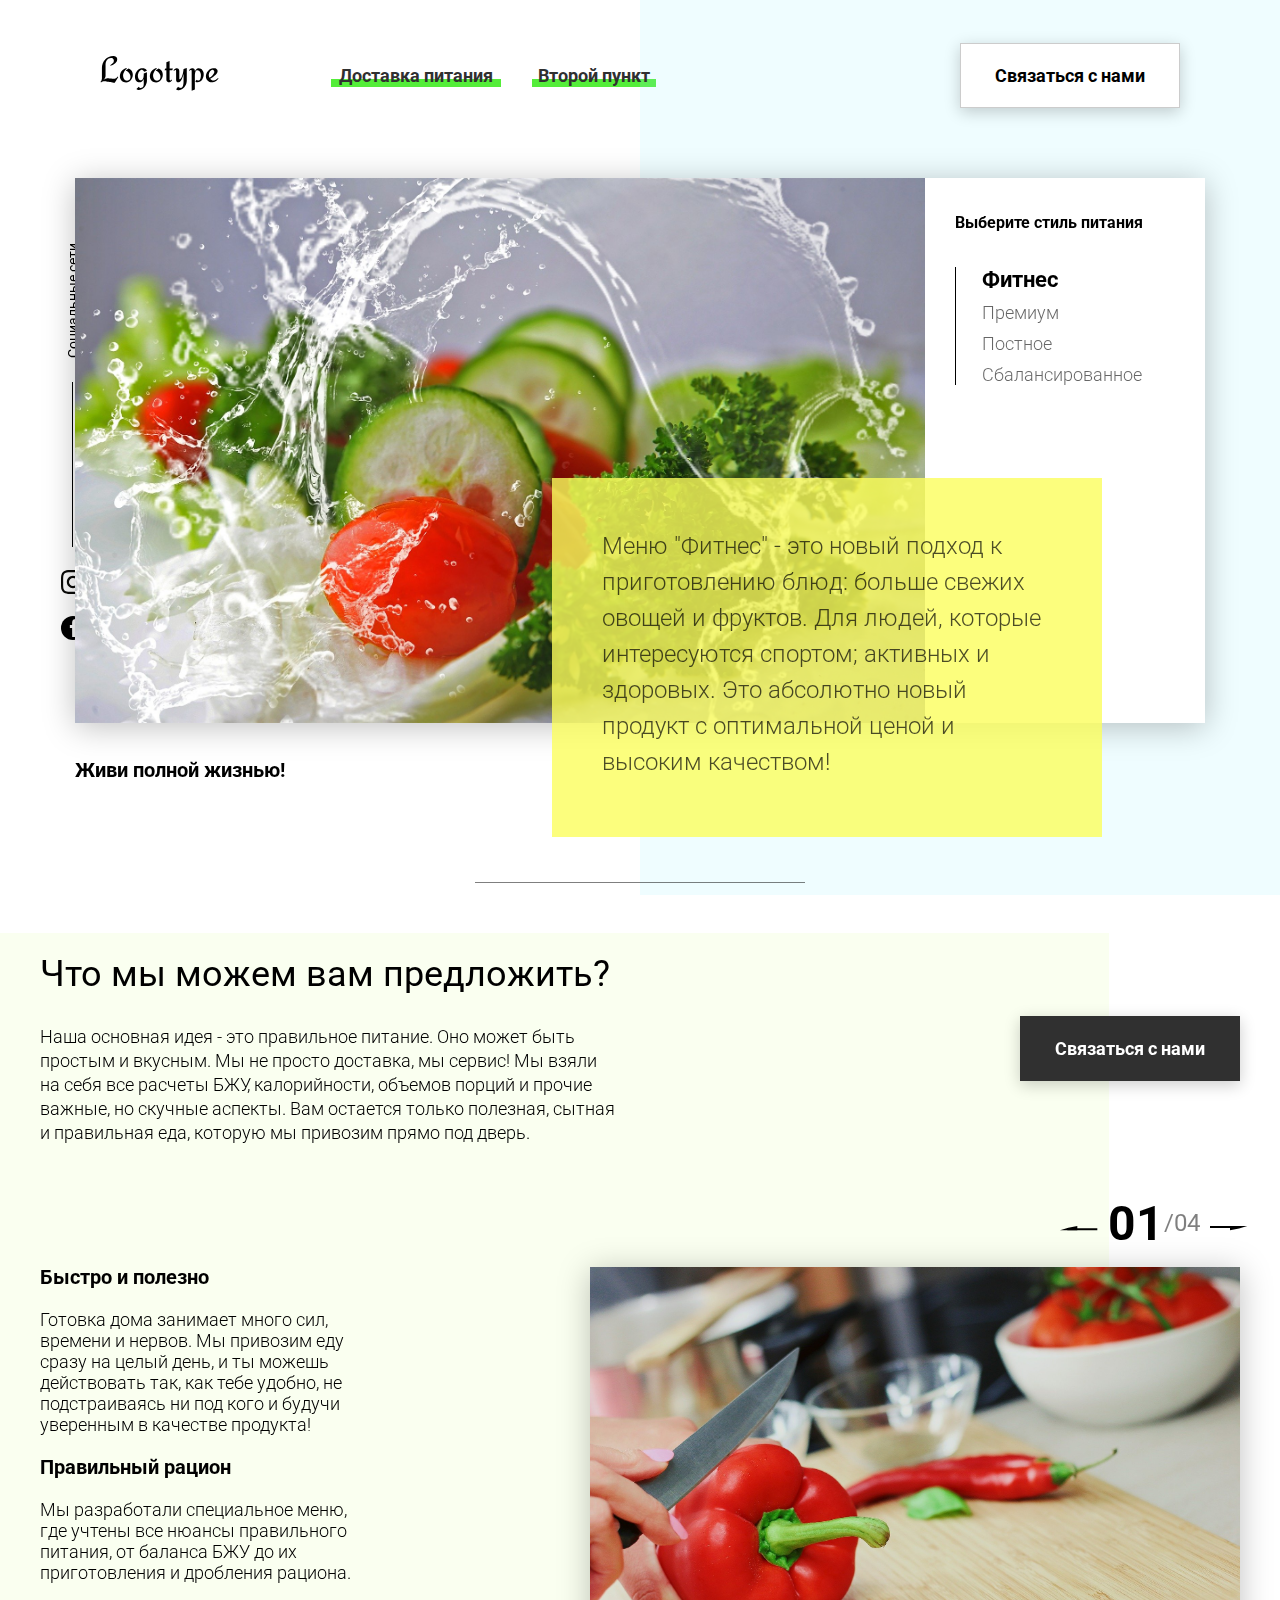
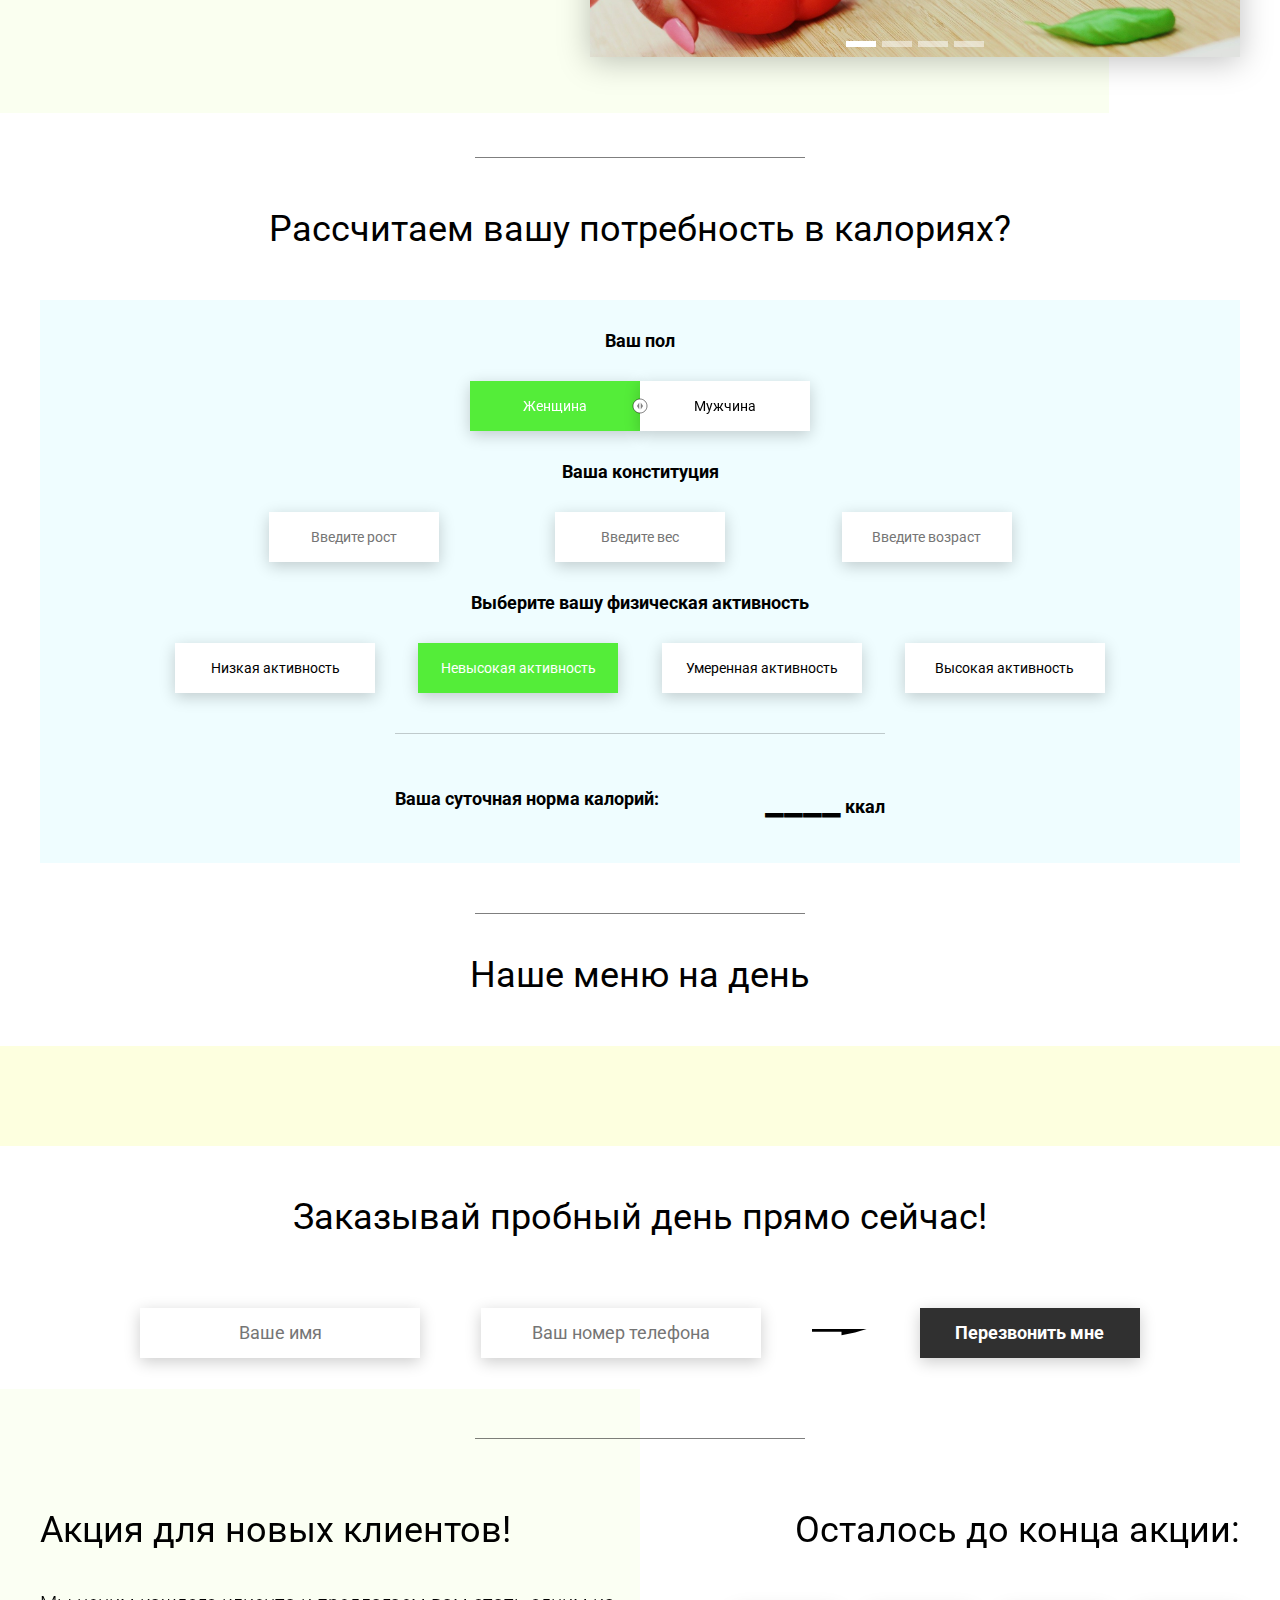
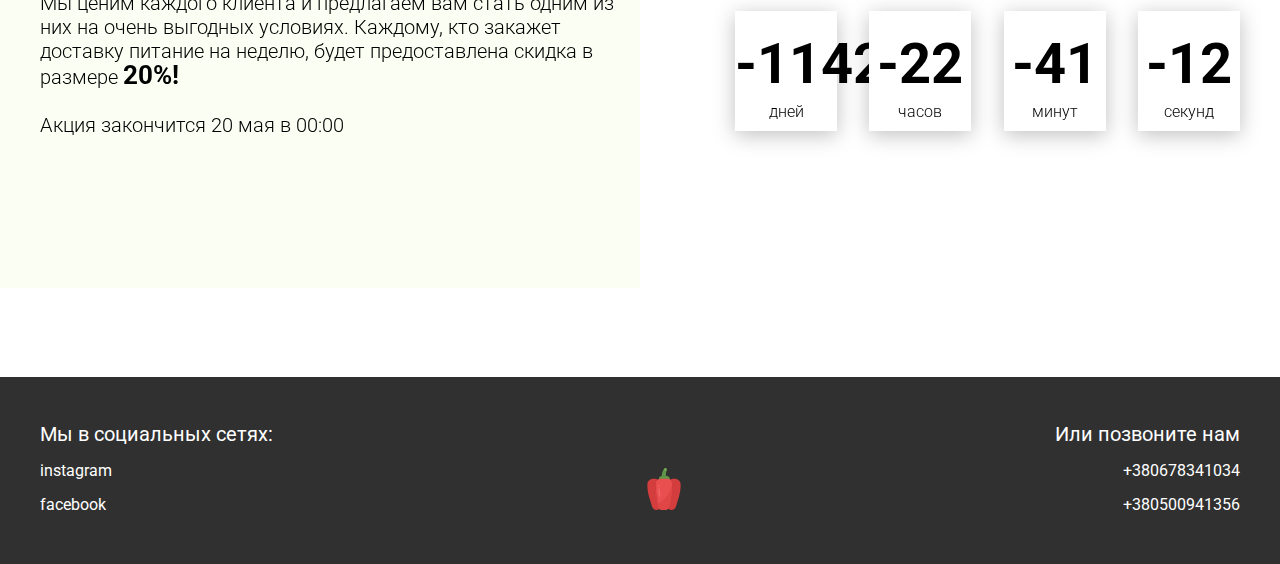
<file: Food/index.html>
<!DOCTYPE html>
<html lang="en">
<head>
    <meta charset="UTF-8">
    <meta name="viewport" content="width=device-width, initial-scale=1.0">
    <title>Food</title>
    <link rel="stylesheet" href="css/style.css">
</head>
<body>
    <header class="header">
        <div class="header__left-block">
            <div class="header__logo">
                <img src="icons/logo.svg" alt="Логотип">
            </div>
            <nav class="header__links">
                <a href="#" class="header__link">Доставка питания</a>
                <a href="#" class="header__link">Второй пункт</a>
            </nav>
        </div>
        <div class="header__right-block">
            <button class="btn btn_white" data-modal>Связаться с нами</button>
        </div>
    </header>
    <div class="sidepanel">
        <div class="sidepanel__text"><span>Социальные сети</span></div>
        <div class="sidepanel__divider"></div>
        <a href="#" class="sidepanel__icon">
            <img src="icons/instagram.svg" alt="instagram">
        </a>
        <a href="#" class="sidepanel__icon">
            <img src="icons/facebook.svg" alt="facebook">
        </a>
    </div>

    <div class="preview">
        <div class="bgc_blue"></div>
        <div class="container">
            <div class="tabcontainer">
                <div class="tabcontent">
                    <img src="img/tabs/vegy.jpg" alt="vegy">
                    <div class="tabcontent__descr">
                        Меню "Фитнес" - это новый подход к приготовлению блюд: больше свежих овощей и фруктов. Для людей, которые интересуются спортом; активных и здоровых. Это абсолютно новый продукт с оптимальной ценой и высоким качеством!
                    </div>
                </div>
                <div class="tabcontent">
                    <img src="img/tabs/elite.jpg" alt="elite">
                    <div class="tabcontent__descr">
                        Меню “Премиум” - мы используем не только красивый дизайн упаковки, но и качественное исполнение блюд. Красная рыба, морепродукты, фрукты - ресторанное меню без похода в ресторан!                                     
                    </div>
                </div>
                <div class="tabcontent">
                    <img src="img/tabs/post.jpg" alt="post">
                    <div class="tabcontent__descr">
                        Наше специальное “Постное меню” - это тщательный подбор ингредиентов: полное отсутствие продуктов животного происхождения. Полная гармония с собой и природой в каждом элементе! Все будет Ом!                                     
                    </div>
                </div>
                <div class="tabcontent">
                    <img src="img/tabs/vegy.jpg" alt="vegy">
                    <div class="tabcontent__descr">
                        Меню "Сбалансированное" - это соответствие вашего рациона всем научным рекомендациям. Мы тщательно просчитываем вашу потребность в к/б/ж/у и создаем лучшие блюда для вас.
                    </div>
                </div>
                <div class="tabheader">
                    <h3>Выберите стиль питания</h3>
                    <div class="tabheader__items">
                        <div class="tabheader__item tabheader__item_active">Фитнес</div>
                        <div class="tabheader__item">Премиум</div>
                        <div class="tabheader__item">Постное</div>
                        <div class="tabheader__item">Сбалансированное</div>
                    </div>
                </div>
            </div>
            <div class="preview__life">Живи полной жизнью!</div>
        </div>
    </div>

    <div class="divider"></div>

    <div class="offer">
        <div class="bgc_y"></div>
        <div class="container">
            <div class="offer__text">
                <h2 class="title">Что мы можем вам предложить?</h2>
                <div class="offer__descr">
                    Наша основная идея - это правильное питание. Оно может быть простым и вкусным. Мы не просто доставка, мы сервис! Мы взяли на себя все расчеты БЖУ, калорийности, объемов порций и прочие важные, но скучные аспекты. Вам остается только полезная, сытная и правильная еда, которую мы привозим прямо под дверь.
                </div>
            </div>
            <div class="offer__action">
                <button class="btn btn_dark" data-modal>Связаться с нами</button>
            </div>
        </div>
        <div class="container">
            <div class="offer__advantages">
                <h2>Быстро и полезно</h2>
                <div class="offer__advantages-text">
                    Готовка дома занимает много сил, времени и нервов. Мы привозим еду сразу на целый день, и ты можешь действовать так, как тебе удобно, не подстраиваясь ни под кого и будучи уверенным в качестве продукта!
                </div>
                <h2>Правильный рацион</h2>
                <div class="offer__advantages-text">
                    Мы разработали специальное меню, где учтены все нюансы правильного питания, от баланса БЖУ до их приготовления и дробления рациона.
                </div>
            </div>
            <div class="offer__slider">
                <div class="offer__slider-counter">
                    <div class="offer__slider-prev">
                        <img src="icons/left.svg" alt="prev">
                    </div>
                    <span id="current">03</span>
                    /
                    <span id="total">04</span>
                    <div class="offer__slider-next">
                        <img src="icons/right.svg" alt="next">
                    </div>
                </div>
                <div class="offer__slider-wrapper">
                    <div class="offer__slider-inner">
                        <div class="offer__slide">
                            <img src="img/slider/pepper.jpg" alt="pepper">
                        </div>
                        <div class="offer__slide">
                            <img src="img/slider/food-12.jpg" alt="food">
                        </div>
                        <div class="offer__slide">
                            <img src="img/slider/olive-oil.jpg" alt="oil">
                        </div>
                        <div class="offer__slide">
                            <img src="img/slider/paprika.jpg" alt="paprika">
                        </div>
                    </div>
                </div>
            </div>
        </div>
    </div>

    <div class="divider"></div>

    <div class="calculating">
        <div class="container">
            <h2 class="title">Рассчитаем вашу потребность в калориях?
            </h2>
            <div class="calculating__field">
                <div class="calculating__subtitle">
                    Ваш пол
                </div>
                <div class="calculating__choose" id="gender">
                    <div id="female" class="calculating__choose-item calculating__choose-item_active">Женщина</div>
                    <div id="male" class="calculating__choose-item">Мужчина</div>
                </div>

                <div class="calculating__subtitle">
                    Ваша конституция
                </div>
                <div class="calculating__choose calculating__choose_medium">
                    <input type="text" id="height" placeholder="Введите рост" class="calculating__choose-item">
                    <input type="text" id="weight" placeholder="Введите вес"  class="calculating__choose-item">
                    <input type="text" id="age" placeholder="Введите возраст" class="calculating__choose-item">
                </div>

                <div class="calculating__subtitle">
                    Выберите вашу физическая активность
                </div>
                <div class="calculating__choose calculating__choose_big">
                    <div data-ratio="1.2" id="low" class="calculating__choose-item">Низкая активность </div>
                    <div data-ratio="1.375" id="small"  class="calculating__choose-item calculating__choose-item_active">Невысокая активность</div>
                    <div data-ratio="1.55" id="medium" class="calculating__choose-item">Умеренная активность</div>
                    <div data-ratio="1.725" id="high" class="calculating__choose-item">Высокая активность</div>
                </div>

                <div class="calculating__divider"></div>

                <div class="calculating__total">
                    <div class="calculating__subtitle">
                        Ваша суточная норма калорий:
                    </div>
                    <div class="calculating__result">
                        <span>2700</span> ккал
                    </div>
                </div>
            </div>
        </div>
    </div>

    <div class="divider"></div>

    <div class="menu">
        <h2 class="title">Наше меню на день</h2>

        <div class="menu__field">
            <div class="container">

            </div>
        </div>
    </div>

    <div class="order">
        <div class="container">
            <div class="title">Заказывай пробный день прямо сейчас!</div>
            <form action="#" class="order__form">
                <input required placeholder="Ваше имя" name="name" type="text" class="order__input">
                <input required placeholder="Ваш номер телефона" name="phone" type="phone" class="order__input">
                <img src="icons/right.svg" alt="right">
                <button class="btn btn_dark btn_min">Перезвонить мне</button>
            </form>
        </div>
    </div>

    <div class="divider"></div>

    <div class="promotion">
        <div class="bgc_y"></div>
        <div class="container">
            <div class="promotion__text">
                <div class="title">Акция для новых клиентов!</div>
                <div class="promotion__descr">
                    Мы ценим каждого клиента и предлагаем вам стать одним из них на очень выгодных условиях. 
                    Каждому, кто закажет доставку питание на неделю, будет предоставлена скидка в размере <span>20%!</span>
                    <br><br>
                    Акция закончится 20 мая в 00:00
                </div>
            </div>
            <div class="promotion__timer">
                <div class="title">Осталось до конца акции:</div>
                <div class="timer">
                    <div class="timer__block">
                        <span id="days">12</span>
                        дней
                    </div>
                    <div class="timer__block">
                        <span id="hours">20</span>
                        часов
                    </div>
                    <div class="timer__block">
                        <span id="minutes">56</span>
                        минут
                    </div>
                    <div class="timer__block">
                        <span id="seconds">20</span>
                        секунд
                    </div>
                </div>
            </div>
        </div>
    </div>

    <footer class="footer">
        <div class="container">
            <div class="social">
                <div class="subtitle">Мы в социальных сетях:</div>
                <a href="#" class="link">instagram</a>
                <a href="#" class="link">facebook</a>
            </div>
            <div class="pepper">
                <img src="icons/veg.svg" alt="pepper">
            </div>
            <div class="call">
                <div class="subtitle">Или позвоните нам</div>
                <a href="#" class="link">+380678341034</a>
                <a href="#" class="link">+380500941356</a>
            </div>
        </div>
    </footer>

    <div class="modal">
        <div class="modal__dialog">
            <div class="modal__content">
                <form action="#">
                    <div class="modal__close" data-close>&times;</div>
                    <div class="modal__title">Мы свяжемся с вами как можно быстрее!</div>
                    <input required placeholder="Ваше имя" name="name" type="text" class="modal__input">
                    <input required placeholder="Ваш номер телефона" name="phone" type="phone" class="modal__input">
                    <button class="btn btn_dark btn_min">Перезвонить мне</button>
                </form>
            </div>
        </div>
    </div>
    <script src="js/script.js"></script>
</body>
</html>
</file>
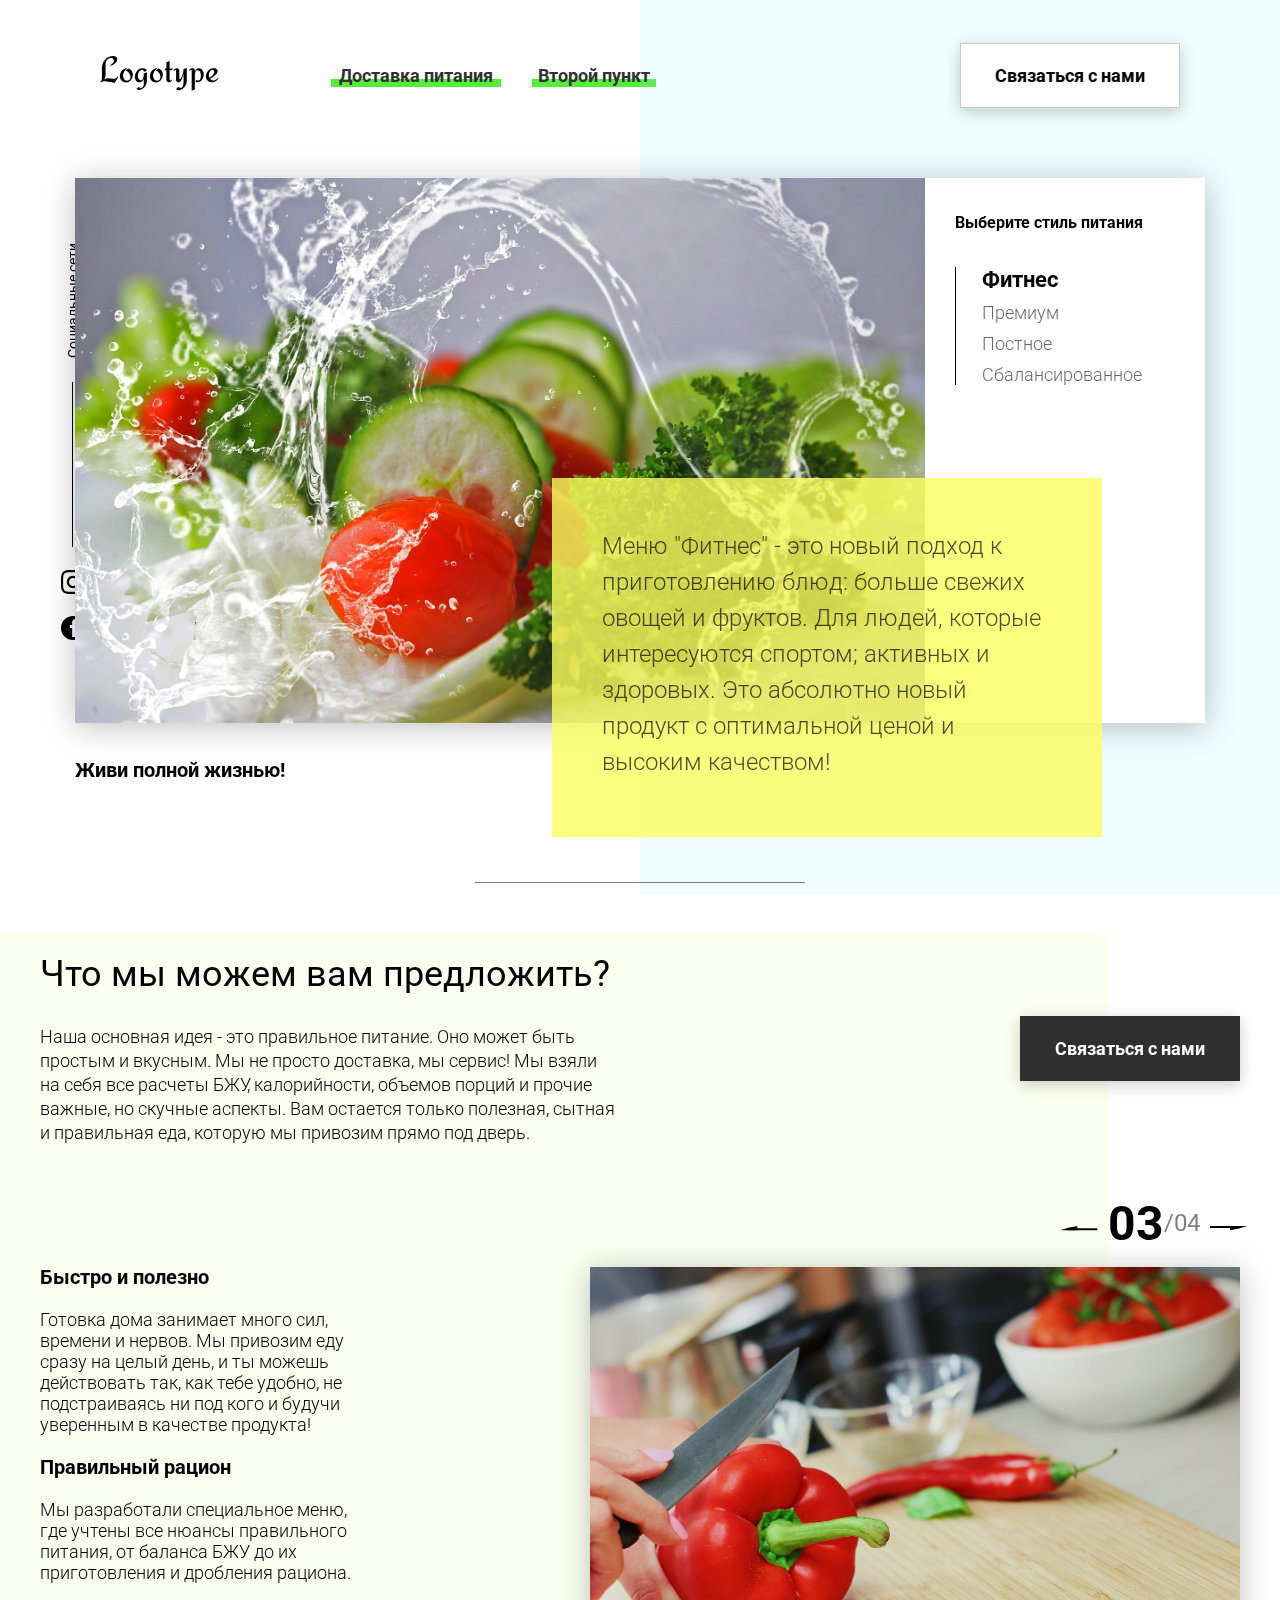
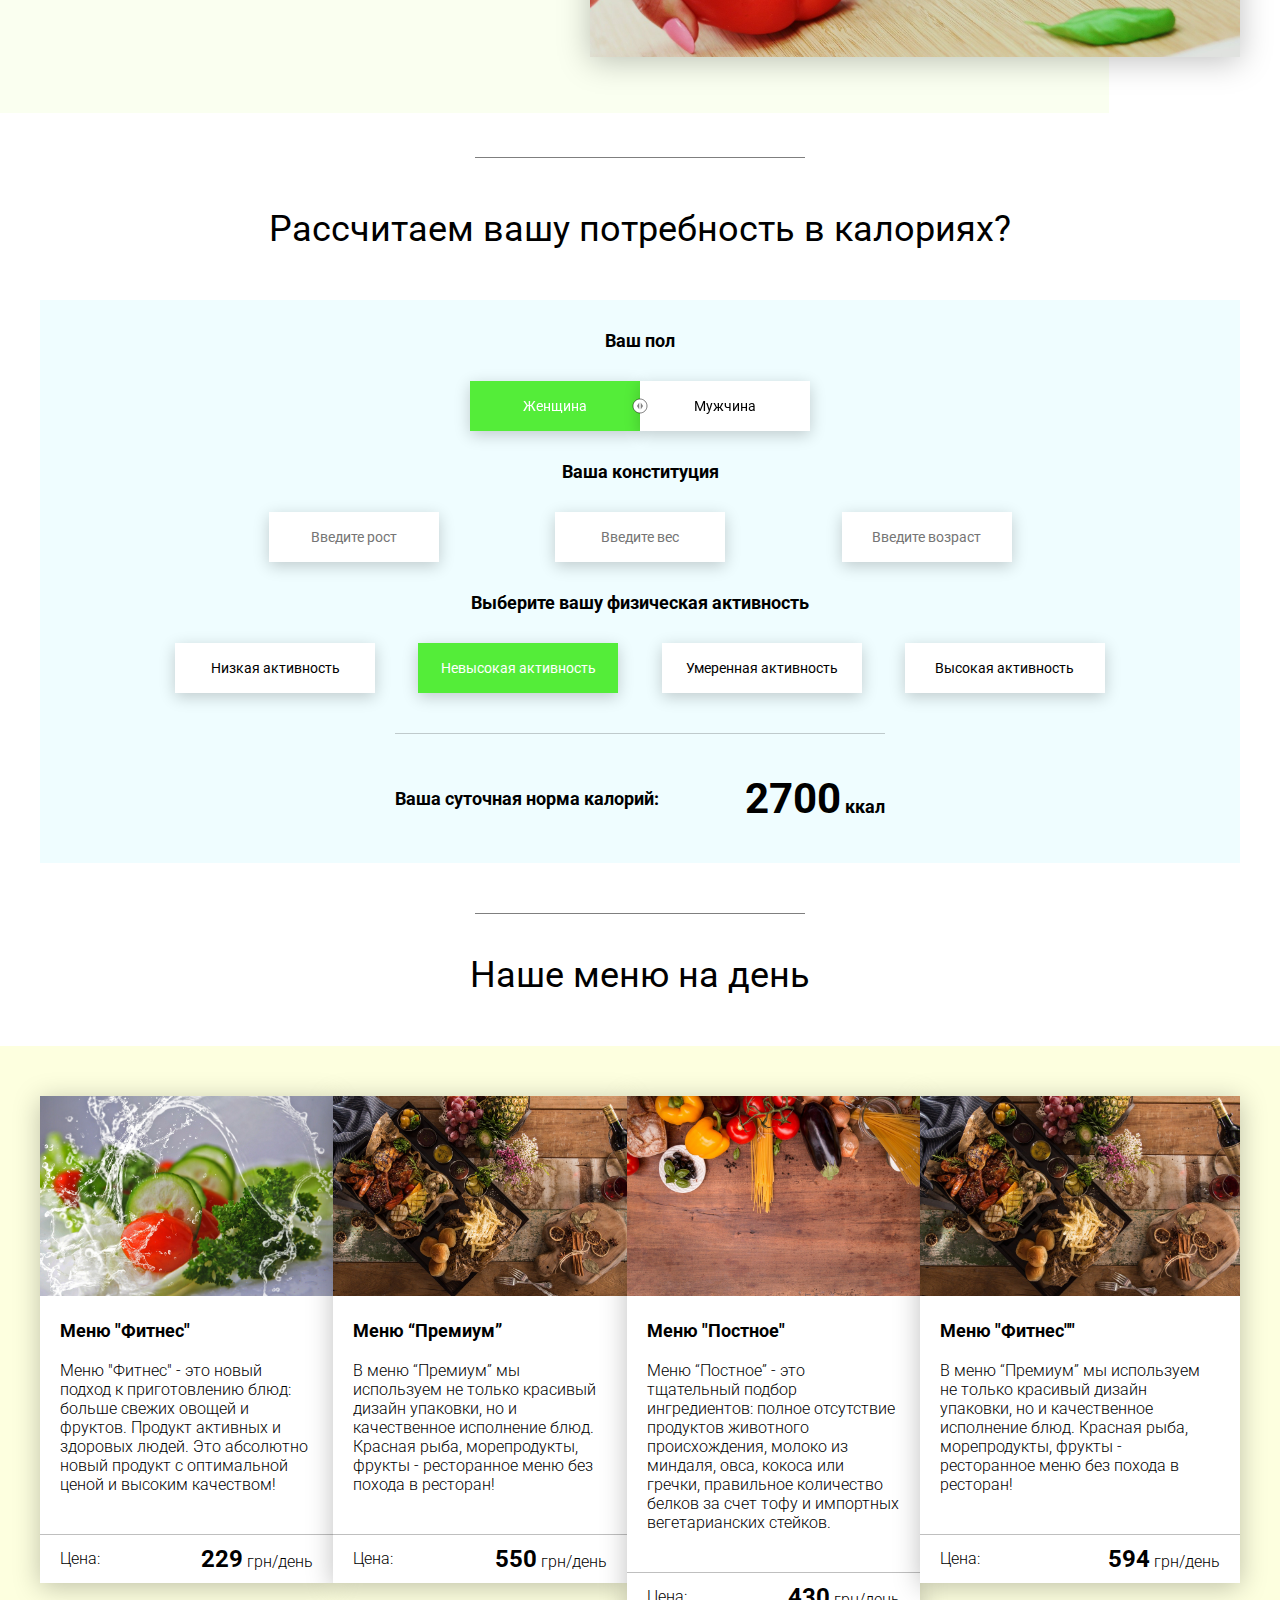
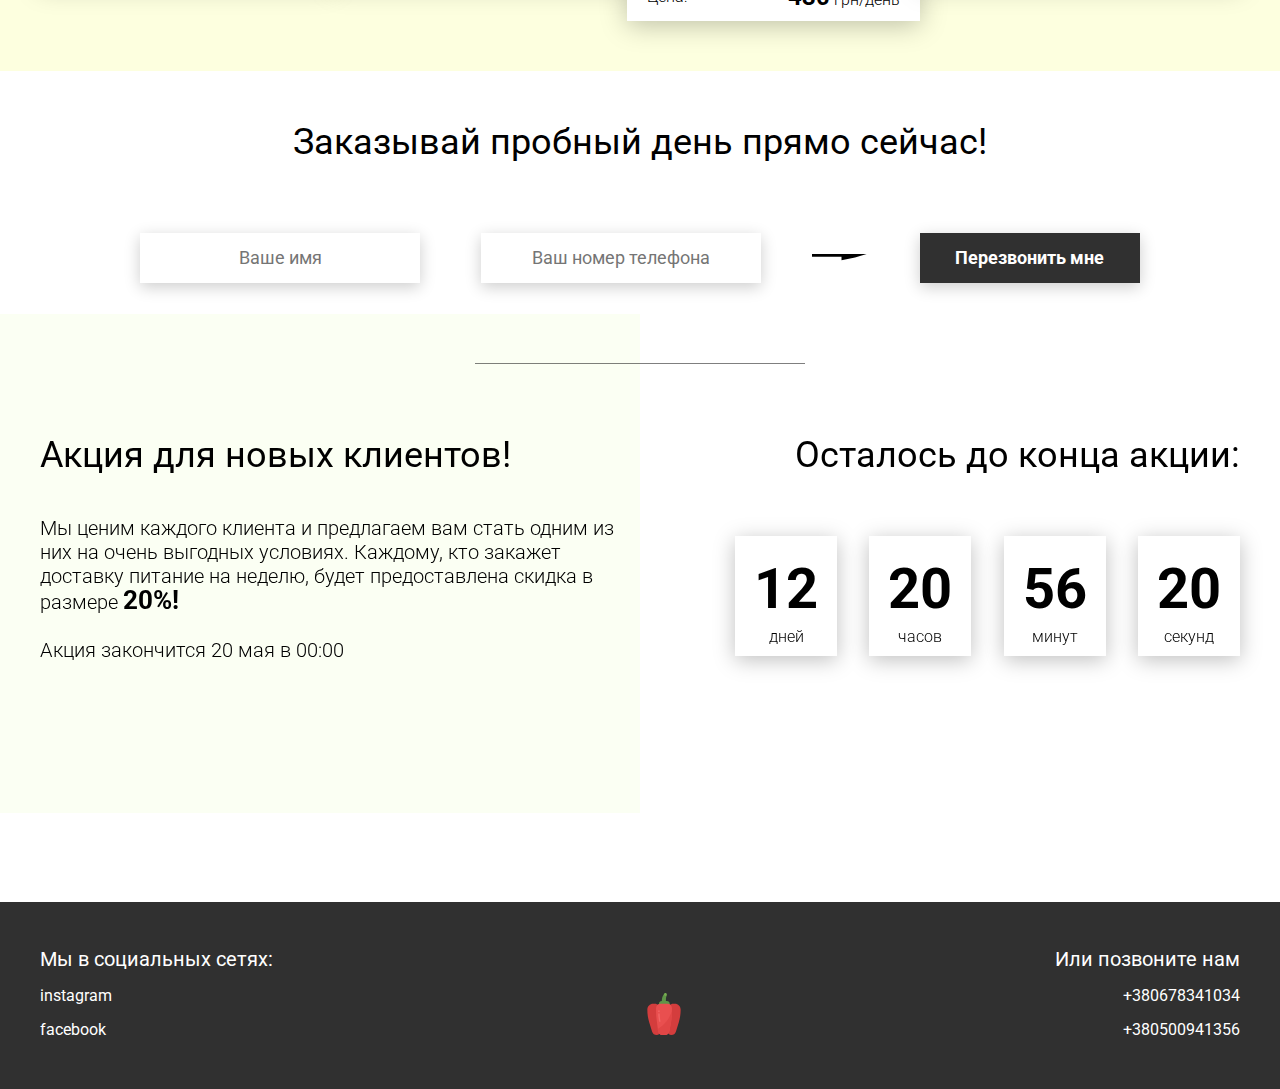
<file: Урок табы/index.html>
<!DOCTYPE html>
<html lang="en">
<head>
    <meta charset="UTF-8">
    <meta name="viewport" content="width=device-width, initial-scale=1.0">
    <title>Food</title>
    <link rel="stylesheet" href="css/style.css">
</head>
<body>
    <header class="header">
        <div class="header__left-block">
            <div class="header__logo">
                <img src="icons/logo.svg" alt="Логотип">
            </div>
            <nav class="header__links">
                <a href="#" class="header__link">Доставка питания</a>
                <a href="#" class="header__link">Второй пункт</a>
            </nav>
        </div>
        <div class="header__right-block">
            <button data-modal class="btn btn_white">Связаться с нами</button>
        </div>
    </header>
    <div class="sidepanel">
        <div class="sidepanel__text"><span>Социальные сети</span></div>
        <div class="sidepanel__divider"></div>
        <a href="#" class="sidepanel__icon">
            <img src="icons/instagram.svg" alt="instagram">
        </a>
        <a href="#" class="sidepanel__icon">
            <img src="icons/facebook.svg" alt="facebook">
        </a>
    </div>

    <div class="preview">
        <div class="bgc_blue"></div>
        <div class="container">
            <div class="tabcontainer">
                <div class="tabcontent">
                    <img src="img/tabs/vegy.jpg" alt="vegy">
                    <div class="tabcontent__descr">
                        Меню "Фитнес" - это новый подход к приготовлению блюд: больше свежих овощей и фруктов. Для людей, которые интересуются спортом; активных и здоровых. Это абсолютно новый продукт с оптимальной ценой и высоким качеством!
                    </div>
                </div>
                <div class="tabcontent">
                    <img src="img/tabs/elite.jpg" alt="elite">
                    <div class="tabcontent__descr">
                        Меню “Премиум” - мы используем не только красивый дизайн упаковки, но и качественное исполнение блюд. Красная рыба, морепродукты, фрукты - ресторанное меню без похода в ресторан!                                     
                    </div>
                </div>
                 <div class="tabcontent">
                    <img src="img/tabs/post.jpg" alt="post">
                    <div class="tabcontent__descr">
                        Наше специальное “Постное меню” - это тщательный подбор ингредиентов: полное отсутствие продуктов животного происхождения. Полная гармония с собой и природой в каждом элементе! Все будет Ом!                                     
                    </div>
                </div>
                <div class="tabcontent">
                    <img src="img/tabs/vegy.jpg" alt="vegy">
                    <div class="tabcontent__descr">
                        Меню "Сбалансированное" - это соответствие вашего рациона всем научным рекомендациям. Мы тщательно просчитываем вашу потребность в к/б/ж/у и создаем лучшие блюда для вас.
                    </div>
                </div>
                <div class="tabheader">
                    <h3>Выберите стиль питания</h3>
                    <div class="tabheader__items">
                        <div class="tabheader__item tabheader__item_active">Фитнес</div>
                        <div class="tabheader__item">Премиум</div>
                        <div class="tabheader__item">Постное</div>
                        <div class="tabheader__item">Сбалансированное</div>
                    </div>
                </div>
            </div>
            <div class="preview__life">Живи полной жизнью!</div>
        </div>
    </div>

    <div class="divider"></div>

    <div class="offer">
        <div class="bgc_y"></div>
        <div class="container">
            <div class="offer__text">
                <h2 class="title">Что мы можем вам предложить?</h2>
                <div class="offer__descr">
                    Наша основная идея - это правильное питание. Оно может быть простым и вкусным. Мы не просто доставка, мы сервис! Мы взяли на себя все расчеты БЖУ, калорийности, объемов порций и прочие важные, но скучные аспекты. Вам остается только полезная, сытная и правильная еда, которую мы привозим прямо под дверь.
                </div>
            </div>
            <div class="offer__action">
                <button data-modal class="btn btn_dark">Связаться с нами</button>
            </div>
        </div>
        <div class="container">
            <div class="offer__advantages">
                <h2>Быстро и полезно</h2>
                <div class="offer__advantages-text">
                    Готовка дома занимает много сил, времени и нервов. Мы привозим еду сразу на целый день, и ты можешь действовать так, как тебе удобно, не подстраиваясь ни под кого и будучи уверенным в качестве продукта!
                </div>
                <h2>Правильный рацион</h2>
                <div class="offer__advantages-text">
                    Мы разработали специальное меню, где учтены все нюансы правильного питания, от баланса БЖУ до их приготовления и дробления рациона.
                </div>
            </div>
            <div class="offer__slider">
                <div class="offer__slider-counter">
                    <div class="offer__slider-prev">
                        <img src="icons/left.svg" alt="prev">
                    </div>
                    <span id="current">03</span>
                    /
                    <span id="total">04</span>
                    <div class="offer__slider-next">
                        <img src="icons/right.svg" alt="next">
                    </div>
                </div>
                <div class="offer__slider-wrapper">
                    <div class="offer__slide">
                        <img src="img/slider/pepper.jpg" alt="pepper">
                    </div>
                    <!-- <div class="offer__slide">
                        <img src="img/slider/food-12.jpg" alt="food">
                    </div>
                    <div class="offer__slide">
                        <img src="img/slider/olive-oil.jpg" alt="oil">
                    </div>
                    <div class="offer__slide">
                        <img src="img/slider/paprika.jpg" alt="paprika">
                    </div> -->
                </div>
            </div>
        </div>
    </div>

    <div class="divider"></div>

    <div class="calculating">
        <div class="container">
            <h2 class="title">Рассчитаем вашу потребность в калориях?
            </h2>
            <div class="calculating__field">
                <div class="calculating__subtitle">
                    Ваш пол
                </div>
                <div class="calculating__choose" id="gender">
                    <div class="calculating__choose-item calculating__choose-item_active">Женщина</div>
                    <div class="calculating__choose-item">Мужчина</div>
                </div>

                <div class="calculating__subtitle">
                    Ваша конституция
                </div>
                <div class="calculating__choose calculating__choose_medium">
                    <input type="text" id="height" placeholder="Введите рост" class="calculating__choose-item">
                    <input type="text" id="weight" placeholder="Введите вес"  class="calculating__choose-item">
                    <input type="text" id="age" placeholder="Введите возраст" class="calculating__choose-item">
                </div>

                <div class="calculating__subtitle">
                    Выберите вашу физическая активность
                </div>
                <div class="calculating__choose calculating__choose_big">
                    <div id="low" class="calculating__choose-item">Низкая активность </div>
                    <div id="small"  class="calculating__choose-item calculating__choose-item_active">Невысокая активность</div>
                    <div id="medium" class="calculating__choose-item">Умеренная активность</div>
                    <div id="high" class="calculating__choose-item">Высокая активность</div>
                </div>

                <div class="calculating__divider"></div>

                <div class="calculating__total">
                    <div class="calculating__subtitle">
                        Ваша суточная норма калорий:
                    </div>
                    <div class="calculating__result">
                        <span>2700</span> ккал
                    </div>
                </div>
            </div>
        </div>
    </div>

    <div class="divider"></div>

    <div class="menu">
        <h2 class="title">Наше меню на день</h2>

        <div class="menu__field">
            <div class="container">
                <div class="menu__item">
                    <img src="img/tabs/vegy.jpg" alt="vegy">
                    <h3 class="menu__item-subtitle">Меню "Фитнес"</h3>
                    <div class="menu__item-descr">Меню "Фитнес" - это новый подход к приготовлению блюд: больше свежих овощей и фруктов. Продукт активных и здоровых людей. Это абсолютно новый продукт с оптимальной ценой и высоким качеством!</div>
                    <div class="menu__item-divider"></div>
                    <div class="menu__item-price">
                        <div class="menu__item-cost">Цена:</div>
                        <div class="menu__item-total"><span>229</span> грн/день</div>
                    </div>
                </div>
                <div class="menu__item">
                    <img src="img/tabs/elite.jpg" alt="elite">
                    <h3 class="menu__item-subtitle">Меню “Премиум”</h3>
                    <div class="menu__item-descr">В меню “Премиум” мы используем не только красивый дизайн упаковки, но и качественное исполнение блюд. Красная рыба, морепродукты, фрукты - ресторанное меню без похода в ресторан!</div>
                    <div class="menu__item-divider"></div>
                    <div class="menu__item-price">
                        <div class="menu__item-cost">Цена:</div>
                        <div class="menu__item-total"><span>550</span> грн/день</div>
                    </div>
                </div>
                <div class="menu__item">
                    <img src="img/tabs/post.jpg" alt="post">
                    <h3 class="menu__item-subtitle">Меню "Постное"</h3>
                    <div class="menu__item-descr">Меню “Постное” - это тщательный подбор ингредиентов: полное отсутствие продуктов животного происхождения, молоко из миндаля, овса, кокоса или гречки, правильное количество белков за счет тофу и импортных вегетарианских стейков. </div>
                    <div class="menu__item-divider"></div>
                    <div class="menu__item-price">
                        <div class="menu__item-cost">Цена:</div>
                        <div class="menu__item-total"><span>430</span> грн/день</div>
                    </div>
                </div>
            </div>
        </div>
    </div>

    <div class="order">
        <div class="container">
            <div class="title">Заказывай пробный день прямо сейчас!</div>
            <form action="#" class="order__form">
                <input required placeholder="Ваше имя" name="name" type="text" class="order__input">
                <input required placeholder="Ваш номер телефона" name="phone" type="phone" class="order__input">
                <img src="icons/right.svg" alt="right">
                <button class="btn btn_dark btn_min">Перезвонить мне</button>
            </form>
        </div>
    </div>

    <div class="divider"></div>

    <div class="promotion">
        <div class="bgc_y"></div>
        <div class="container">
            <div class="promotion__text">
                <div class="title">Акция для новых клиентов!</div>
                <div class="promotion__descr">
                    Мы ценим каждого клиента и предлагаем вам стать одним из них на очень выгодных условиях. 
                    Каждому, кто закажет доставку питание на неделю, будет предоставлена скидка в размере <span>20%!</span>
                    <br><br>
                    Акция закончится 20 мая в 00:00
                </div>
            </div>
            <div class="promotion__timer">
                <div class="title">Осталось до конца акции:</div>
                <div class="timer">
                    <div class="timer__block">
                        <span id="days">12</span>
                        дней
                    </div>
                    <div class="timer__block">
                        <span id="hours">20</span>
                        часов
                    </div>
                    <div class="timer__block">
                        <span id="minutes">56</span>
                        минут
                    </div>
                    <div class="timer__block">
                        <span id="seconds">20</span>
                        секунд
                    </div>
                </div>
            </div>
        </div>
    </div>

    <footer class="footer">
        <div class="container">
            <div class="social">
                <div class="subtitle">Мы в социальных сетях:</div>
                <a href="#" class="link">instagram</a>
                <a href="#" class="link">facebook</a>
            </div>
            <div class="pepper">
                <img src="icons/veg.svg" alt="pepper">
            </div>
            <div class="call">
                <div class="subtitle">Или позвоните нам</div>
                <a href="#" class="link">+380678341034</a>
                <a href="#" class="link">+380500941356</a>
            </div>
        </div>
    </footer>

    <div class="modal">
        <div class="modal__dialog">
            <div class="modal__content">
                <form action="#">
                    <div data-close class="modal__close">&times;</div>
                    <div class="modal__title">Мы свяжемся с вами как можно быстрее!</div>
                    <input required placeholder="Ваше имя" name="name" type="text" class="modal__input">
                    <input required placeholder="Ваш номер телефона" name="phone" type="phone" class="modal__input">
                    <button class="btn btn_dark btn_min">Перезвонить мне</button>
                </form>
            </div>
        </div>
    </div>

    <script src="js/script.js"> </script>
</body>
</html>
</file>
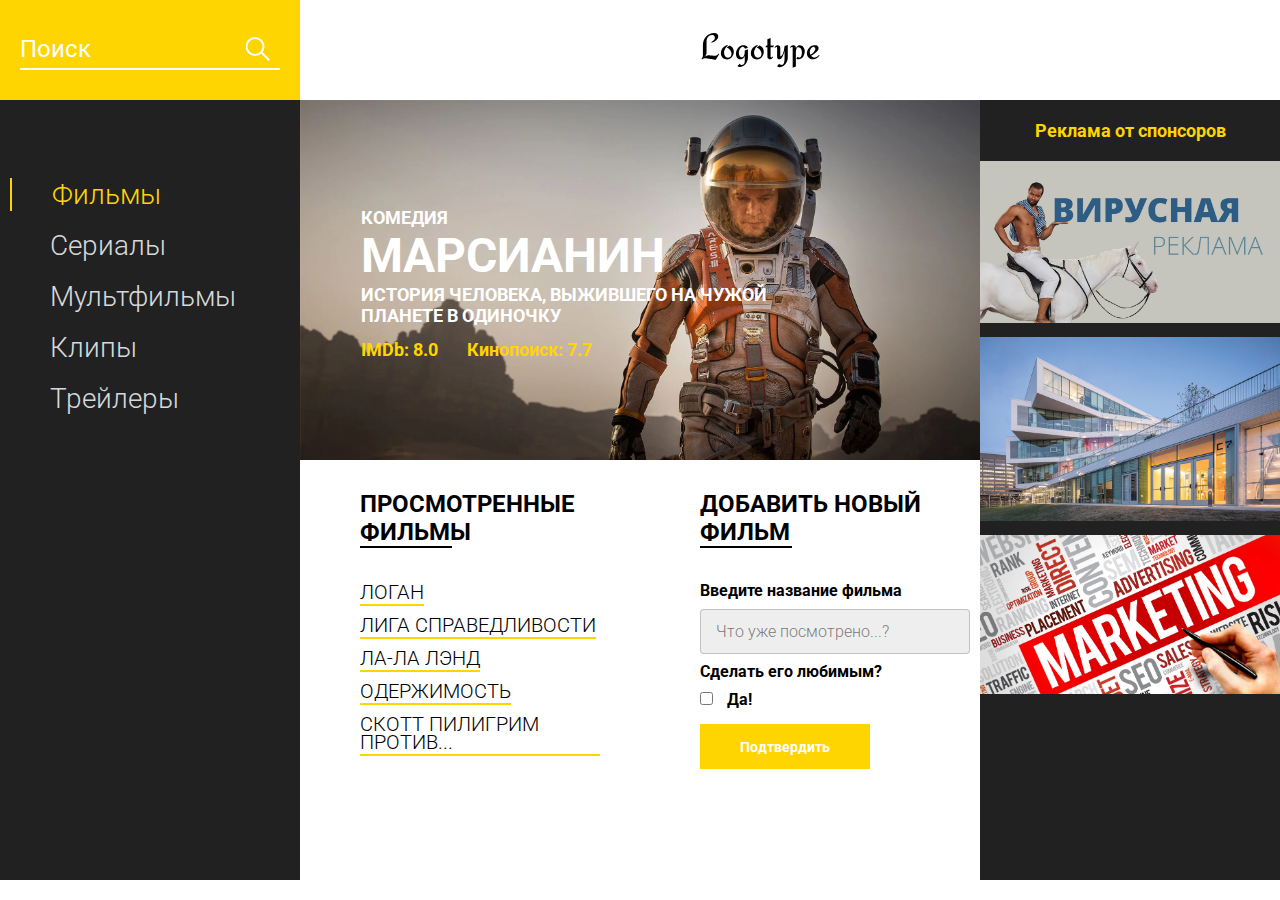
<file: практика действия со страницей/projectFitPage/index.html>
<!DOCTYPE html>
<html lang="en">
<head>
    <meta charset="UTF-8">
    <meta name="viewport" content="width=device-width, initial-scale=1.0">
    <title>Movie DB</title>
    <link href="https://fonts.googleapis.com/css?family=Roboto:300,400,700&display=swap&subset=cyrillic-ext" rel="stylesheet">
    <link rel="stylesheet" href="css/style.min.css">
</head>
<body>
    <header class="header">
        <div class="header__search">
            <form action="#">
                <input type="text" placeholder="Поиск">
            </form>
        </div>
        <div class="header__logo">
            <img src="icons/Logotype.svg" alt="logo">
        </div>
    </header>
    <main class="promo">
        <div class="promo__menu">
            <nav class="promo__menu-list">
                <ul>
                    <li><a class="promo__menu-item promo__menu-item_active" href="#">Фильмы</a></li>
                    <li><a class="promo__menu-item" href="#">Сериалы</a></li>
                    <li><a class="promo__menu-item" href="#">Мультфильмы</a></li>
                    <li><a class="promo__menu-item" href="#">Клипы</a></li>
                    <li><a class="promo__menu-item" href="#">Трейлеры</a></li>
                </ul>
            </nav>
        </div>
        <div class="promo__content">
            <div class="promo__bg">
                <div class="promo__genre">КОМЕДИЯ</div>
                <div class="promo__title">МАРСИАНИН</div>
                <div class="promo__descr">ИСТОРИЯ ЧЕЛОВЕКА, ВЫЖИВШЕГО НА ЧУЖОЙ ПЛАНЕТЕ В ОДИНОЧКУ</div>
                <div class="promo__ratings">
                    <span>IMDb: 8.0</span>
                    <span>Кинопоиск: 7.7</span>
                </div>
            </div>
            <div class="promo__interactive">
                <div>
                    <div class="promo__interactive-title">ПРОСМОТРЕННЫЕ ФИЛЬМЫ</div>
                    <ul class="promo__interactive-list">
                        <li class="promo__interactive-item">ЛОГАН
                            <div class="delete"></div>
                        </li>
                        <li class="promo__interactive-item">ЛИГА СПРАВЕДЛИВОСТИ
                            <div class="delete"></div>
                        </li>
                        <li class="promo__interactive-item">ЛА-ЛА ЛЭНД
                            <div class="delete"></div>
                        </li>
                        <li class="promo__interactive-item">ОДЕРЖИМОСТЬ
                            <div class="delete"></div>
                        </li>
                        <li class="promo__interactive-item">СКОТТ ПИЛИГРИМ ПРОТИВ...
                            <div class="delete"></div>
                        </li>
                    </ul>
                </div>
                <div>
                    <form class="add">
                        <div class="promo__interactive-title">ДОБАВИТЬ НОВЫЙ ФИЛЬМ</div>
                        <span>Введите название фильма</span>
                        <input class="adding__input" type="text" placeholder="Что уже посмотрено...?">
                        <span>Сделать его любимым?</span>
                        <input type="checkbox">
                        <span class="yes">Да!</span>
                        <button>Подтвердить</button>
                    </form>
                </div>
            </div>
        </div>
        <div class="promo__adv">
            <div class="promo__adv-title">Реклама от спонсоров</div>
            <img src="img/content_1.jpg" alt="some picture">
            <img src="img/content_2.jpg" alt="some picture">
            <img src="img/content_3.png" alt="some picture">
        </div>
    </main>

    <script src="js/script.js"></script>
</body>
</html>
</file>
<file: Food/css/style.css>
@import url(https://fonts.googleapis.com/css?family=Roboto:300,400,700&display=swap&subset=cyrillic-ext);*{box-sizing:border-box;margin:0;padding:0;font-family:Roboto,sans-serif}a{text-decoration:none}.btn{width:220px;height:65px;display:flex;justify-content:center;align-items:center;background-color:#fff;font-size:18px;font-weight:700;border:1px solid rgba(0,0,0,.2);box-shadow:0 4px 15px rgba(0,0,0,.2);cursor:pointer;transition:.3s all;outline:0}.btn_white{background-color:#fff}.btn_dark{background-color:#303030;color:#fff;border:none}.btn_min{height:50px}.btn:hover{box-shadow:0 4px 30px rgba(0,0,0,.3)}.container{max-width:1200px;margin:0 auto}.divider{width:330px;height:1px;margin:0 auto;background-color:rgba(0,0,0,.5)}.title{font-size:36px;font-weight:400}.header{display:flex;justify-content:space-between;align-items:center;height:150px;padding:0 100px}.header__left-block{display:flex;justify-content:space-between;min-width:550px}.header__logo{max-width:170px}.header__logo img{width:100%}.header__links{display:flex;align-items:center}.header__link{position:relative;margin-right:45px;font-weight:700;font-size:18px;color:#303030}.header__link:after{content:'';position:absolute;display:block;width:110%;left:-5%;bottom:-1px;z-index:-1;height:8px;background:#54ed39}.header__link:last-child{margin-right:0}.sidepanel{position:fixed;left:60px;top:240px;height:400px;width:25px;display:flex;flex-direction:column;justify-content:space-between;align-items:center}.sidepanel__text{width:120px;height:120px;font-size:14px}.sidepanel__text span{display:flex;transform:rotate(-90deg) translateX(-50px)}.sidepanel__divider{width:1px;height:165px;background-color:#000}.sidepanel__icon{width:24px;height:24px}.sidepanel__icon img{width:100%}.preview{padding:28px 0 100px 0;position:relative}.preview__life{font-weight:700;font-size:20px;margin-left:35px;margin-top:35px}.bgc_blue{position:absolute;right:0;top:-155px;width:50vw;height:900px;background:rgba(146,242,255,.15);z-index:-1}.tabcontainer{display:flex;width:1130px;margin:0 auto;box-shadow:0 4px 30px rgba(0,0,0,.25)}.tabcontent{width:850px;position:relative}.tabcontent img{width:100%;height:100%;object-fit:cover}.tabcontent__descr{position:absolute;top:300px;right:-177px;width:550px;height:359px;background:rgba(251,254,93,.8);padding:50px;font-size:24px;font-weight:300;line-height:36px;color:rgba(0,0,0,.7)}.tabheader{width:280px;padding:35px 30px;background-color:#fff}.tabheader h3{font-weight:700;font-size:16px}.tabheader__items{margin-top:35px;padding-left:26px;border-left:1px solid #000}.tabheader__item{font-weight:700;font-size:18px;font-weight:300;margin-top:10px;color:rgba(0,0,0,.6);cursor:pointer;transition:.3s all}.tabheader__item_active{color:#000;font-size:22px;font-weight:700}.offer{padding:70px 0 100px 0;position:relative}.offer .container{display:flex;justify-content:space-between}.offer .bgc_y{position:absolute;width:1109px;height:780px;background:rgba(243,255,222,.45);z-index:-1;top:50px}.offer__text{width:580px}.offer__descr{font-size:18px;margin-top:30px;font-weight:300;line-height:24px}.offer__action{display:flex;align-items:center;justify-content:flex-end}.offer__advantages{width:330px;margin-top:50px}.offer__advantages h2{font-weight:700;font-size:20px;margin-top:20px}.offer__advantages h2:first-child{margin-top:70px}.offer__advantages-text{margin-top:20px;font-size:18px;font-weight:300;line-height:21px}.offer__slider{width:650px;margin-top:50px;display:flex;flex-direction:column;align-items:flex-end}.offer__slider-counter{display:flex;width:180px;align-items:center;font-size:24px;color:rgba(0,0,0,.5)}.offer__slider-wrapper{width:100%;margin-top:15px;box-shadow:0 4px 30px rgba(0,0,0,.25)}.offer__slider-prev{margin-right:10px;cursor:pointer}.offer__slider-next{margin-left:10px;cursor:pointer}.offer__slider #current{font-size:48px;font-weight:700;color:#000}.offer__slide{width:100%;height:390px}.offer__slide img{width:100%;height:100%;object-fit:cover}.calculating{padding:50px 0}.calculating .title{text-align:center}.calculating__field{width:100%;margin-top:50px;background:rgba(146,242,255,.15);padding:30px 0 40px 0}.calculating__subtitle{text-align:center;font-size:18px;font-weight:700;margin-top:30px}.calculating__subtitle:first-child{margin-top:0}.calculating #gender:after{content:'';position:absolute;top:50%;transform:translateY(-50%);display:block;width:16px;height:16px;background:url(../icons/switch.svg) center center/cover no-repeat}.calculating__choose{position:relative;display:flex;margin-top:30px;justify-content:center}.calculating__choose-item{display:flex;align-items:center;justify-content:center;width:170px;height:50px;padding:0 10px;background:#fff;box-shadow:0 4px 15px rgba(0,0,0,.2);border:none;text-align:center;font-size:14px;cursor:pointer;outline:0;transition:.3s all}.calculating__choose-item_active{color:#fff;background-color:#54ed39}.calculating__choose_medium{width:743px;justify-content:space-between;margin:30px auto 0 auto}.calculating__choose_big{width:930px;justify-content:space-between;margin:30px auto 0 auto}.calculating__choose_big .calculating__choose-item{width:200px}.calculating__divider{width:490px;height:1px;margin:40px auto;background-color:rgba(0,0,0,.2)}.calculating__total{width:490px;margin:0 auto;display:flex;justify-content:space-between;align-items:center}.calculating__result{font-size:18px;font-weight:700}.calculating__result span{font-size:42px}.menu{padding:40px 0 50px 0}.menu .container{display:flex;justify-content:space-between;align-items:flex-start}.menu .title{text-align:center}.menu__field{margin-top:50px;padding:50px 0;width:100%;background:rgba(249,254,126,.25)}.menu__item{width:320px;min-height:450px;background:#fff;box-shadow:0 4px 25px rgba(0,0,0,.25);font-size:16px;font-weight:300}.menu__item img{width:100%;height:200px;object-fit:cover}.menu__item-subtitle{font-weight:700;font-size:18px;padding:0 20px;margin-top:20px}.menu__item-descr{margin-top:20px;padding:0 20px}.menu__item-divider{width:100%;height:1px;background-color:rgba(0,0,0,.25);margin-top:40px}.menu__item-price{display:flex;justify-content:space-between;align-items:center;padding:10px 20px}.menu__item-price span{font-size:24px;font-weight:700}.order{padding-bottom:80px}.order .title{text-align:center}.order__form{margin-top:70px;padding:0 100px;display:flex;justify-content:space-between;align-items:center}.order__form img{transform:scale(1.5)}.order__input{width:280px;height:50px;background:#fff;box-shadow:0 4px 15px rgba(0,0,0,.2);border:none;font-size:18px;text-align:center;padding:0 20px;outline:0}.promotion{padding:70px 0 240px 0;position:relative}.promotion .container{display:flex}.promotion .bgc_y{position:absolute;width:50%;height:499px;background:rgba(243,255,222,.35);z-index:-1;top:-50px;left:0}.promotion__text{width:50%}.promotion__descr{margin-top:40px;font-size:20px;line-height:24px;font-weight:300}.promotion__descr span{font-weight:700;font-size:26px}.promotion__timer{width:50%}.promotion__timer .title{text-align:right}.promotion__timer .timer{margin-top:60px;padding-left:95px;display:flex;justify-content:space-between;align-items:center}.promotion__timer .timer__block{width:102px;height:120px;background:#fff;box-shadow:0 4px 20px rgba(0,0,0,.25);font-size:16px;font-weight:300;text-align:center}.promotion__timer .timer__block span{display:block;margin-top:20px;margin-bottom:5px;font-size:56px;font-weight:700}.footer{min-height:180px;background-color:#303030;padding:45px 0 50px 0;color:#fff}.footer .container{height:100%;display:flex;justify-content:space-between;align-items:flex-end}.footer .subtitle{font-size:20px}.footer .link{display:block;margin-top:15px;font-size:16px;color:#fff}.footer .call{text-align:right}.modal{position:fixed;top:0;left:0;z-index:1050;display:none;width:100%;height:100%;overflow:hidden;background-color:rgba(0,0,0,.5)}.modal__dialog{max-width:500px;margin:40px auto}.modal__content{position:relative;width:100%;padding:40px;background-color:#fff;border:1px solid rgba(0,0,0,.2);border-radius:4px;max-height:80vh;overflow-y:auto}.modal__close{position:absolute;top:8px;right:14px;font-size:30px;color:#000;opacity:.5;font-weight:700;border:none;background-color:transparent;cursor:pointer}.modal__title{text-align:center;font-size:22px;text-transform:uppercase}.modal__input{display:block;margin:20px auto 20px auto;width:280px;height:50px;background:#fff;box-shadow:0 4px 15px rgba(0,0,0,.2);border:none;font-size:18px;text-align:center;padding:0 20px;outline:0}.modal .btn{display:block;width:280px;margin:0 auto}.show{display:block}.hide{display:none}.fade{animation-name: fade;animation-duration: 1.5s;}@keyframes fade{from{opacity: 0.1;}to{opacity: 1;}}
</file>
<file: Урок табы/css/style.css>
@import url(https://fonts.googleapis.com/css?family=Roboto:300,400,700&display=swap&subset=cyrillic-ext);

* {
    box-sizing: border-box;
    margin: 0;
    padding: 0;
    font-family: Roboto, sans-serif
}

a {
    text-decoration: none
}

.btn {
    width: 220px;
    height: 65px;
    display: flex;
    justify-content: center;
    align-items: center;
    background-color: #fff;
    font-size: 18px;
    font-weight: 700;
    border: 1px solid rgba(0, 0, 0, .2);
    box-shadow: 0 4px 15px rgba(0, 0, 0, .2);
    cursor: pointer;
    transition: .3s all;
    outline: 0
}

.btn_white {
    background-color: #fff
}

.btn_dark {
    background-color: #303030;
    color: #fff;
    border: none
}

.btn_min {
    height: 50px
}

.btn:hover {
    box-shadow: 0 4px 30px rgba(0, 0, 0, .3)
}

.container {
    max-width: 1200px;
    margin: 0 auto
}

.divider {
    width: 330px;
    height: 1px;
    margin: 0 auto;
    background-color: rgba(0, 0, 0, .5)
}

.title {
    font-size: 36px;
    font-weight: 400
}

.header {
    display: flex;
    justify-content: space-between;
    align-items: center;
    height: 150px;
    padding: 0 100px
}

.header__left-block {
    display: flex;
    justify-content: space-between;
    min-width: 550px
}

.header__logo {
    max-width: 170px
}

.header__logo img {
    width: 100%
}

.header__links {
    display: flex;
    align-items: center
}

.header__link {
    position: relative;
    margin-right: 45px;
    font-weight: 700;
    font-size: 18px;
    color: #303030
}

.header__link:after {
    content: '';
    position: absolute;
    display: block;
    width: 110%;
    left: -5%;
    bottom: -1px;
    z-index: -1;
    height: 8px;
    background: #54ed39
}

.header__link:last-child {
    margin-right: 0
}

.sidepanel {
    position: fixed;
    left: 60px;
    top: 240px;
    height: 400px;
    width: 25px;
    display: flex;
    flex-direction: column;
    justify-content: space-between;
    align-items: center
}

.sidepanel__text {
    width: 120px;
    height: 120px;
    font-size: 14px
}

.sidepanel__text span {
    display: flex;
    transform: rotate(-90deg) translateX(-50px)
}

.sidepanel__divider {
    width: 1px;
    height: 165px;
    background-color: #000
}

.sidepanel__icon {
    width: 24px;
    height: 24px
}

.sidepanel__icon img {
    width: 100%
}

.preview {
    padding: 28px 0 100px 0;
    position: relative
}

.preview__life {
    font-weight: 700;
    font-size: 20px;
    margin-left: 35px;
    margin-top: 35px
}

.bgc_blue {
    position: absolute;
    right: 0;
    top: -155px;
    width: 50vw;
    height: 900px;
    background: rgba(146, 242, 255, .15);
    z-index: -1
}

.tabcontainer {
    display: flex;
    width: 1130px;
    margin: 0 auto;
    box-shadow: 0 4px 30px rgba(0, 0, 0, .25)
}

.tabcontent {
    width: 850px;
    position: relative
}

.tabcontent img {
    width: 100%;
    height: 100%;
    object-fit: cover
}

.tabcontent__descr {
    position: absolute;
    top: 300px;
    right: -177px;
    width: 550px;
    height: 359px;
    background: rgba(251, 254, 93, .8);
    padding: 50px;
    font-size: 24px;
    font-weight: 300;
    line-height: 36px;
    color: rgba(0, 0, 0, .7)
}

.tabheader {
    width: 280px;
    padding: 35px 30px;
    background-color: #fff
}

.tabheader h3 {
    font-weight: 700;
    font-size: 16px
}

.tabheader__items {
    margin-top: 35px;
    padding-left: 26px;
    border-left: 1px solid #000
}

.tabheader__item {
    font-weight: 700;
    font-size: 18px;
    font-weight: 300;
    margin-top: 10px;
    color: rgba(0, 0, 0, .6);
    cursor: pointer;
    transition: .3s all
}

.tabheader__item_active {
    color: #000;
    font-size: 22px;
    font-weight: 700
}

.offer {
    padding: 70px 0 100px 0;
    position: relative
}

.offer .container {
    display: flex;
    justify-content: space-between
}

.offer .bgc_y {
    position: absolute;
    width: 1109px;
    height: 780px;
    background: rgba(243, 255, 222, .45);
    z-index: -1;
    top: 50px
}

.offer__text {
    width: 580px
}

.offer__descr {
    font-size: 18px;
    margin-top: 30px;
    font-weight: 300;
    line-height: 24px
}

.offer__action {
    display: flex;
    align-items: center;
    justify-content: flex-end
}

.offer__advantages {
    width: 330px;
    margin-top: 50px
}

.offer__advantages h2 {
    font-weight: 700;
    font-size: 20px;
    margin-top: 20px
}

.offer__advantages h2:first-child {
    margin-top: 70px
}

.offer__advantages-text {
    margin-top: 20px;
    font-size: 18px;
    font-weight: 300;
    line-height: 21px
}

.offer__slider {
    width: 650px;
    margin-top: 50px;
    display: flex;
    flex-direction: column;
    align-items: flex-end
}

.offer__slider-counter {
    display: flex;
    width: 180px;
    align-items: center;
    font-size: 24px;
    color: rgba(0, 0, 0, .5)
}

.offer__slider-wrapper {
    width: 100%;
    margin-top: 15px;
    box-shadow: 0 4px 30px rgba(0, 0, 0, .25)
}

.offer__slider-prev {
    margin-right: 10px;
    cursor: pointer
}

.offer__slider-next {
    margin-left: 10px;
    cursor: pointer
}

.offer__slider #current {
    font-size: 48px;
    font-weight: 700;
    color: #000
}

.offer__slide {
    width: 100%;
    height: 390px
}

.offer__slide img {
    width: 100%;
    height: 100%;
    object-fit: cover
}

.calculating {
    padding: 50px 0
}

.calculating .title {
    text-align: center
}

.calculating__field {
    width: 100%;
    margin-top: 50px;
    background: rgba(146, 242, 255, .15);
    padding: 30px 0 40px 0
}

.calculating__subtitle {
    text-align: center;
    font-size: 18px;
    font-weight: 700;
    margin-top: 30px
}

.calculating__subtitle:first-child {
    margin-top: 0
}

.calculating #gender:after {
    content: '';
    position: absolute;
    top: 50%;
    transform: translateY(-50%);
    display: block;
    width: 16px;
    height: 16px;
    background: url(../icons/switch.svg) center center/cover no-repeat
}

.calculating__choose {
    position: relative;
    display: flex;
    margin-top: 30px;
    justify-content: center
}

.calculating__choose-item {
    display: flex;
    align-items: center;
    justify-content: center;
    width: 170px;
    height: 50px;
    padding: 0 10px;
    background: #fff;
    box-shadow: 0 4px 15px rgba(0, 0, 0, .2);
    border: none;
    text-align: center;
    font-size: 14px;
    cursor: pointer;
    outline: 0;
    transition: .3s all
}

.calculating__choose-item_active {
    color: #fff;
    background-color: #54ed39
}

.calculating__choose_medium {
    width: 743px;
    justify-content: space-between;
    margin: 30px auto 0 auto
}

.calculating__choose_big {
    width: 930px;
    justify-content: space-between;
    margin: 30px auto 0 auto
}

.calculating__choose_big .calculating__choose-item {
    width: 200px
}

.calculating__divider {
    width: 490px;
    height: 1px;
    margin: 40px auto;
    background-color: rgba(0, 0, 0, .2)
}

.calculating__total {
    width: 490px;
    margin: 0 auto;
    display: flex;
    justify-content: space-between;
    align-items: center
}

.calculating__result {
    font-size: 18px;
    font-weight: 700
}

.calculating__result span {
    font-size: 42px
}

.menu {
    padding: 40px 0 50px 0
}

.menu .container {
    display: flex;
    justify-content: space-between;
    align-items: flex-start
}

.menu .title {
    text-align: center
}

.menu__field {
    margin-top: 50px;
    padding: 50px 0;
    width: 100%;
    background: rgba(249, 254, 126, .25)
}

.menu__item {
    width: 320px;
    min-height: 450px;
    background: #fff;
    box-shadow: 0 4px 25px rgba(0, 0, 0, .25);
    font-size: 16px;
    font-weight: 300
}

.menu__item img {
    width: 100%;
    height: 200px;
    object-fit: cover
}

.menu__item-subtitle {
    font-weight: 700;
    font-size: 18px;
    padding: 0 20px;
    margin-top: 20px
}

.menu__item-descr {
    margin-top: 20px;
    padding: 0 20px
}

.menu__item-divider {
    width: 100%;
    height: 1px;
    background-color: rgba(0, 0, 0, .25);
    margin-top: 40px
}

.menu__item-price {
    display: flex;
    justify-content: space-between;
    align-items: center;
    padding: 10px 20px
}

.menu__item-price span {
    font-size: 24px;
    font-weight: 700
}

.order {
    padding-bottom: 80px
}

.order .title {
    text-align: center
}

.order__form {
    margin-top: 70px;
    padding: 0 100px;
    display: flex;
    justify-content: space-between;
    align-items: center
}

.order__form img {
    transform: scale(1.5)
}

.order__input {
    width: 280px;
    height: 50px;
    background: #fff;
    box-shadow: 0 4px 15px rgba(0, 0, 0, .2);
    border: none;
    font-size: 18px;
    text-align: center;
    padding: 0 20px;
    outline: 0
}

.promotion {
    padding: 70px 0 240px 0;
    position: relative
}

.promotion .container {
    display: flex
}

.promotion .bgc_y {
    position: absolute;
    width: 50%;
    height: 499px;
    background: rgba(243, 255, 222, .35);
    z-index: -1;
    top: -50px;
    left: 0
}

.promotion__text {
    width: 50%
}

.promotion__descr {
    margin-top: 40px;
    font-size: 20px;
    line-height: 24px;
    font-weight: 300
}

.promotion__descr span {
    font-weight: 700;
    font-size: 26px
}

.promotion__timer {
    width: 50%
}

.promotion__timer .title {
    text-align: right
}

.promotion__timer .timer {
    margin-top: 60px;
    padding-left: 95px;
    display: flex;
    justify-content: space-between;
    align-items: center
}

.promotion__timer .timer__block {
    width: 102px;
    height: 120px;
    background: #fff;
    box-shadow: 0 4px 20px rgba(0, 0, 0, .25);
    font-size: 16px;
    font-weight: 300;
    text-align: center
}

.promotion__timer .timer__block span {
    display: block;
    margin-top: 20px;
    margin-bottom: 5px;
    font-size: 56px;
    font-weight: 700
}

.footer {
    min-height: 180px;
    background-color: #303030;
    padding: 45px 0 50px 0;
    color: #fff
}

.footer .container {
    height: 100%;
    display: flex;
    justify-content: space-between;
    align-items: flex-end
}

.footer .subtitle {
    font-size: 20px
}

.footer .link {
    display: block;
    margin-top: 15px;
    font-size: 16px;
    color: #fff
}

.footer .call {
    text-align: right
}

.modal {
    position: fixed;
    top: 0;
    left: 0;
    z-index: 1050;
    display: none;
    width: 100%;
    height: 100%;
    overflow: hidden;
    background-color: rgba(0, 0, 0, .5)
}

.modal__dialog {
    max-width: 500px;
    margin: 40px auto
}

.modal__content {
    position: relative;
    width: 100%;
    padding: 40px;
    background-color: #fff;
    border: 1px solid rgba(0, 0, 0, .2);
    border-radius: 4px;
    max-height: 80vh;
    overflow-y: auto
}

.modal__close {
    position: absolute;
    top: 8px;
    right: 14px;
    font-size: 30px;
    color: #000;
    opacity: .5;
    font-weight: 700;
    border: none;
    background-color: transparent;
    cursor: pointer
}

.modal__title {
    text-align: center;
    font-size: 22px;
    text-transform: uppercase
}

.modal__input {
    display: block;
    margin: 20px auto 20px auto;
    width: 280px;
    height: 50px;
    background: #fff;
    box-shadow: 0 4px 15px rgba(0, 0, 0, .2);
    border: none;
    font-size: 18px;
    text-align: center;
    padding: 0 20px;
    outline: 0
}

.modal .btn {
    display: block;
    width: 280px;
    margin: 0 auto
}

.show {
    display: block;
}

.hide {
    display: none;
}

.fade {
    animation-name: fade;
    animation-duration: 3s;
}

@keyframes fade {
    from {
        opacity: 0.1;
    }

    to {
        opacity: 1;
    }
}
</file>
<file: практика действия со страницей/projectFitPage/css/style.min.css>
*{-webkit-box-sizing:border-box;box-sizing:border-box;margin:0;padding:0;font-family:'Roboto', sans-serif}.header{display:-webkit-box;display:-ms-flexbox;display:flex;height:100px}.header__search{display:-webkit-box;display:-ms-flexbox;display:flex;-webkit-box-pack:center;-ms-flex-pack:center;justify-content:center;-webkit-box-align:center;-ms-flex-align:center;align-items:center;height:100%;width:300px;background:#FFD500}.header__search form{position:relative;width:260px;height:30px}.header__search form input{width:100%;border:none;border-bottom:2px solid #fff;background-color:transparent;color:#fff;font-size:24px;line-height:28px;padding-bottom:5px;outline:none}.header__search form input::-webkit-input-placeholder{color:#fff}.header__search form input:-ms-input-placeholder{color:#fff}.header__search form input::-ms-input-placeholder{color:#fff}.header__search form input::placeholder{color:#fff}.header__search form:after{content:'';display:block;position:absolute;top:2px;right:10px;background:url("../icons/search.svg") center center/cover no-repeat;width:24px;height:24px}.header__logo{display:-webkit-box;display:-ms-flexbox;display:flex;-webkit-box-pack:center;-ms-flex-pack:center;justify-content:center;-webkit-box-align:center;-ms-flex-align:center;align-items:center;height:100%;width:calc(100% - 360px)}.promo{height:780px;display:-webkit-box;display:-ms-flexbox;display:flex}.promo__menu{width:300px;height:100%;background:#212121;padding:60px 0 0 10px}.promo__menu-item{display:block;font-size:28px;line-height:33px;color:#D6D9DC;text-decoration:none;font-weight:300;padding-left:40px;margin-top:18px}.promo__menu-item:hover{color:#FFD500}.promo__menu-item_active{border-left:2px solid  #FFD500;color:#FFD500}.promo__content{width:calc(100% - 600px)}.promo__bg{height:360px;background:url("../img/mars.webp") center center/cover no-repeat;background-position:top;padding:107px 0 0 61px}.promo__genre{font-weight:bold;font-size:18px;line-height:21px;color:#FFFFFF;text-transform:uppercase}.promo__title{font-weight:bold;font-size:48px;line-height:56px;color:#FFFFFF;text-transform:uppercase}.promo__descr{width:481px;font-weight:bold;font-size:18px;line-height:21px;color:#FFFFFF;text-transform:uppercase}.promo__ratings{margin-top:13px}.promo__ratings span{font-weight:bold;font-size:18px;line-height:21px;color:#FFD500;margin-right:25px}.promo__interactive{display:-webkit-box;display:-ms-flexbox;display:flex}.promo__interactive>div{width:50%;padding:30px 0 0 60px}.promo__interactive-title{display:inline-block;font-weight:bold;font-size:24px;line-height:28px;color:#000000}.promo__interactive-title:after{content:'';display:block;width:33%;height:2px;background-color:#000}.promo__interactive-list{list-style-type:none;margin-top:35px;display:-webkit-box;display:-ms-flexbox;display:flex;-webkit-box-orient:vertical;-webkit-box-direction:normal;-ms-flex-direction:column;flex-direction:column;-webkit-box-align:start;-ms-flex-align:start;align-items:flex-start}.promo__interactive-item{display:inline-block;position:relative;font-weight:300;font-size:20px;line-height:18px;color:#000000;margin-bottom:15px;padding-right:40px;text-transform:uppercase}.promo__interactive-item span{display:block;position:absolute;left:-30px;top:50%;-webkit-transform:translateY(-50%);transform:translateY(-50%);width:20px;height:20px;background:url("../icons/Star.svg") center center/cover no-repeat}.promo__interactive-item:before{content:'';position:absolute;bottom:-5px;display:block;width:calc(100% - 40px);height:2px;background-color:#FFD500}.promo__interactive-item:hover .delete{content:'';display:block;position:absolute;right:0px;top:50%;-webkit-transform:translateY(-50%);transform:translateY(-50%);width:20px;height:20px;background:url("../icons/trash.png") center center/cover no-repeat;cursor:pointer}.promo__interactive .add .promo__interactive-title{margin-bottom:25px}.promo__interactive .add span{display:block;margin:10px 0;font-weight:bold;font-size:16px;line-height:16px;color:#000000}.promo__interactive .add .yes{display:inline;margin-left:10px}.promo__interactive .add input[type="text"]{width:270px;height:45px;line-height:50px;font-size:16px;background:rgba(196,196,196,0.29);border:1px solid rgba(0,0,0,0.19);padding:0 15px;outline:none;border-radius:4px}.promo__interactive .add input[type="text"]::-webkit-input-placeholder{font-weight:300;font-size:16px;color:rgba(0,0,0,0.53)}.promo__interactive .add input[type="text"]:-ms-input-placeholder{font-weight:300;font-size:16px;color:rgba(0,0,0,0.53)}.promo__interactive .add input[type="text"]::-ms-input-placeholder{font-weight:300;font-size:16px;color:rgba(0,0,0,0.53)}.promo__interactive .add input[type="text"]::placeholder{font-weight:300;font-size:16px;color:rgba(0,0,0,0.53)}.promo__interactive .add button{display:block;margin-top:15px;width:170px;height:45px;background:#FFD500;font-weight:bold;font-size:14px;line-height:14px;color:#FFFFFF;border:none;outline:none;cursor:pointer}.promo__interactive .add button:active{-webkit-transform:scale(0.95);transform:scale(0.95)}.promo__adv{background:#212121;width:300px;height:100%}.promo__adv-title{font-weight:bold;font-size:18px;line-height:21px;color:#FFD500;margin:20px 0;text-align:center}.promo__adv img{width:100%;margin-bottom:10px}
/*# sourceMappingURL=style.min.css.map */
</file>
